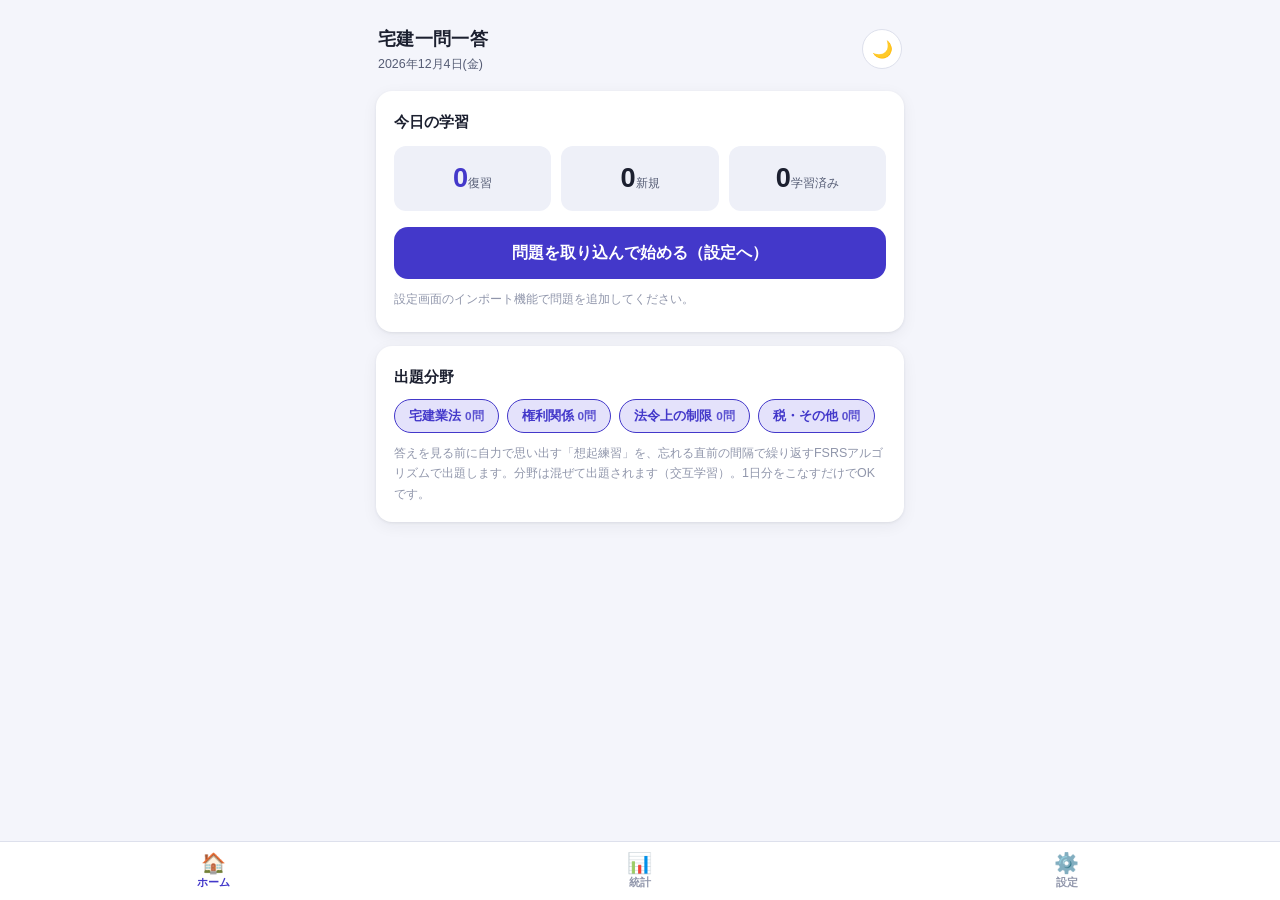
<file: index.html>
<!DOCTYPE html>
<html lang="ja">
<head>
<meta charset="UTF-8">
<meta name="viewport" content="width=device-width, initial-scale=1.0, viewport-fit=cover">
<meta name="theme-color" content="#4338ca">
<title>宅建一問一答</title>
<link rel="manifest" href="manifest.json">
<link rel="icon" href="icon.svg" type="image/svg+xml">
<link rel="apple-touch-icon" href="icon.svg">
<style>
:root {
  --bg: #f4f5fb;
  --surface: #ffffff;
  --surface2: #eef0f8;
  --ink: #1c2030;
  --ink2: #565d75;
  --ink3: #9096ab;
  --brand: #4338ca;
  --brand-ink: #ffffff;
  --brand-soft: #e4e2fb;
  --good: #157347;
  --good-soft: #d9f2e5;
  --bad: #b3261e;
  --bad-soft: #fbe2e0;
  --line: #dde0ec;
  --shadow: 0 1px 3px rgba(28,32,48,.08), 0 4px 16px rgba(28,32,48,.06);
  --radius: 16px;
}
:root[data-mode="dark"] {
  --bg: #12141c;
  --surface: #1c1f2b;
  --surface2: #262a3a;
  --ink: #eceef6;
  --ink2: #a8aec4;
  --ink3: #6b7189;
  --brand: #8b85f4;
  --brand-ink: #14122e;
  --brand-soft: #2d2a55;
  --good: #4fc98b;
  --good-soft: #17362a;
  --bad: #f2867e;
  --bad-soft: #46211f;
  --line: #333850;
  --shadow: 0 1px 3px rgba(0,0,0,.4);
}
* { margin: 0; padding: 0; box-sizing: border-box; -webkit-tap-highlight-color: transparent; }
html { font-size: 16px; }
body {
  font-family: -apple-system, BlinkMacSystemFont, "Hiragino Sans", "Noto Sans JP", "Yu Gothic UI", sans-serif;
  background: var(--bg);
  color: var(--ink);
  line-height: 1.65;
  min-height: 100dvh;
}
#app { max-width: 560px; margin: 0 auto; padding: 16px 16px calc(84px + env(safe-area-inset-bottom)); }
.view { display: none; }
.view.active { display: block; animation: fadein .18s ease; }
@keyframes fadein { from { opacity: 0; transform: translateY(4px); } to { opacity: 1; transform: none; } }

.appbar { display: flex; align-items: center; justify-content: space-between; padding: 8px 2px 16px; }
.appbar h1 { font-size: 1.15rem; font-weight: 700; letter-spacing: .02em; }
.appbar .sub { font-size: .78rem; color: var(--ink2); }
#modeBtn { background: var(--surface); border: 1px solid var(--line); border-radius: 50%; width: 40px; height: 40px; font-size: 1.05rem; cursor: pointer; }

.card { background: var(--surface); border-radius: var(--radius); box-shadow: var(--shadow); padding: 18px; margin-bottom: 14px; }
.card h2 { font-size: .95rem; font-weight: 700; margin-bottom: 10px; }
.muted { color: var(--ink2); font-size: .85rem; }
.small { font-size: .78rem; color: var(--ink3); }

.today-grid { display: flex; gap: 10px; margin: 12px 0 16px; }
.stat-tile { flex: 1; background: var(--surface2); border-radius: 12px; padding: 10px 12px; text-align: center; }
.stat-tile .num { font-size: 1.7rem; font-weight: 800; font-variant-numeric: tabular-nums; }
.stat-tile .lbl { font-size: .74rem; color: var(--ink2); }
.stat-tile.due .num { color: var(--brand); }

.btn {
  display: block; width: 100%; border: none; border-radius: 14px;
  padding: 15px; font-size: 1.02rem; font-weight: 700; cursor: pointer;
  font-family: inherit; transition: transform .06s ease, opacity .15s;
}
.btn:active { transform: scale(.985); }
.btn:disabled { opacity: .45; cursor: default; }
.btn-primary { background: var(--brand); color: var(--brand-ink); }
.btn-ghost { background: var(--surface2); color: var(--ink); }
.btn-row { display: flex; gap: 10px; }
.btn-row .btn { flex: 1; }

.chips { display: flex; flex-wrap: wrap; gap: 8px; }
.chip {
  border: 1.5px solid var(--line); background: var(--surface); color: var(--ink2);
  border-radius: 999px; padding: 7px 14px; font-size: .84rem; font-weight: 600;
  cursor: pointer; font-family: inherit;
}
.chip.on { background: var(--brand-soft); border-color: var(--brand); color: var(--brand); }
.chip .cnt { font-size: .74rem; opacity: .85; margin-left: 4px; font-variant-numeric: tabular-nums; }

/* study */
.study-top { display: flex; align-items: center; gap: 12px; margin-bottom: 12px; }
#quitBtn { background: none; border: none; font-size: 1.3rem; color: var(--ink3); cursor: pointer; padding: 4px 8px; }
#delCardBtn { background: none; border: none; font-size: 1.1rem; color: var(--ink3); cursor: pointer; padding: 4px 6px; }
#undoBtn { background: none; border: none; font-size: 1.15rem; color: var(--ink3); cursor: pointer; padding: 4px 6px; }
.progressbar { flex: 1; height: 8px; background: var(--surface2); border-radius: 99px; overflow: hidden; }
.progressbar > div { height: 100%; background: var(--brand); border-radius: 99px; width: 0%; transition: width .25s ease; }
#remainTxt { font-size: .8rem; color: var(--ink2); font-variant-numeric: tabular-nums; white-space: nowrap; }

.qmeta { display: flex; gap: 8px; align-items: center; margin-bottom: 10px; }
.badge { font-size: .72rem; font-weight: 700; padding: 3px 10px; border-radius: 99px; background: var(--brand-soft); color: var(--brand); }
.badge.newq { background: var(--good-soft); color: var(--good); }
#qText { font-size: 1.06rem; font-weight: 600; line-height: 1.8; min-height: 7.2em; }

.ox-row { display: flex; gap: 12px; margin-top: 16px; }
.ox { flex: 1; border: 2px solid var(--line); background: var(--surface); border-radius: 16px; padding: 18px 0 14px; cursor: pointer; font-family: inherit; }
.ox .mark { font-size: 1.9rem; font-weight: 800; display: block; line-height: 1.2; }
.ox .lbl { font-size: .78rem; color: var(--ink2); }
.ox-o .mark { color: var(--good); }
.ox-x .mark { color: var(--bad); }
.ox:active { transform: scale(.98); }

.result { border-radius: 14px; padding: 12px 14px; margin-bottom: 12px; font-weight: 700; display: flex; align-items: center; gap: 10px; }
.result .ic { font-size: 1.3rem; }
.result.ok { background: var(--good-soft); color: var(--good); }
.result.ng { background: var(--bad-soft); color: var(--bad); }
.exp-label { font-size: .76rem; font-weight: 700; color: var(--ink3); letter-spacing: .08em; margin-bottom: 4px; }
#expText { font-size: .93rem; color: var(--ink); }
.rate-row { display: flex; gap: 8px; margin-top: 16px; }
.rate-row .btn { flex: 1; padding: 12px 4px; font-size: .92rem; }
.rate-row .iv { display: block; font-size: .7rem; font-weight: 600; opacity: .75; margin-top: 2px; }
.btn-hard { background: var(--surface2); color: var(--ink); }
.btn-good { background: var(--brand); color: var(--brand-ink); }
.btn-easy { background: var(--good-soft); color: var(--good); }

.card-img { width: 100%; border-radius: 12px; border: 1px solid var(--line); margin-top: 4px; }
.card-img.memblur { filter: blur(14px); opacity: .85; }

/* themes */
.theme-cat { font-size: .8rem; font-weight: 700; color: var(--ink3); letter-spacing: .06em; margin: 16px 2px 6px; }
.theme-ch {
  width: 100%; text-align: left; font-family: inherit; cursor: pointer;
  background: var(--surface); border: none; border-bottom: 1px solid var(--line);
  padding: 13px 14px; font-size: .95rem; font-weight: 700; color: var(--ink);
  display: flex; justify-content: space-between; align-items: center; gap: 8px;
}
.theme-ch .cnt, .theme-se .cnt { font-size: .76rem; font-weight: 600; color: var(--ink2); white-space: nowrap; }
.theme-ch .cnt b { color: var(--brand); }
.theme-group { background: var(--surface); border-radius: var(--radius); box-shadow: var(--shadow); overflow: hidden; margin-bottom: 10px; }
.theme-group .theme-ch:last-child { border-bottom: none; }
.theme-se {
  width: 100%; text-align: left; font-family: inherit; cursor: pointer;
  background: var(--surface2); border: none; border-bottom: 1px solid var(--line);
  padding: 11px 14px 11px 26px; font-size: .88rem; color: var(--ink);
  display: flex; justify-content: space-between; align-items: center; gap: 8px;
}
.theme-se:active, .theme-ch:active { opacity: .7; }
#aImg { margin-bottom: 4px; }

/* crop */
#cropStage { position: relative; touch-action: none; user-select: none; -webkit-user-select: none; }
#cropCanvas { width: 100%; display: block; border-radius: 8px; }
#cropRect { position: absolute; border: 2px solid var(--brand); background: rgba(99,88,235,.16); display: none; pointer-events: none; border-radius: 2px; }

/* done */
.done-hero { text-align: center; padding: 30px 0 10px; }
.done-hero .big { font-size: 2.6rem; }
.done-hero h2 { font-size: 1.2rem; margin: 8px 0 4px; }

/* stats */
.bar-row { margin-bottom: 14px; }
.bar-row .bar-head { display: flex; justify-content: space-between; font-size: .84rem; margin-bottom: 4px; }
.bar-row .bar-head b { font-weight: 700; }
.bar-track { height: 10px; background: var(--surface2); border-radius: 99px; overflow: hidden; }
.bar-fill { height: 100%; background: var(--brand); border-radius: 99px; }
.bar-fill.mastered { background: var(--good); }
.bar-fill.weak { background: var(--bad); }
.unit-row { display: block; width: 100%; text-align: left; background: none; border: none; padding: 0; margin-bottom: 14px; font-family: inherit; color: inherit; cursor: pointer; }
table.mini { width: 100%; border-collapse: collapse; font-size: .85rem; }
table.mini td { padding: 6px 4px; border-bottom: 1px solid var(--line); }
table.mini td:last-child { text-align: right; font-variant-numeric: tabular-nums; }
table.mini tr:last-child td { border-bottom: none; }

/* settings */
.set-row { display: flex; justify-content: space-between; align-items: center; padding: 10px 0; border-bottom: 1px solid var(--line); gap: 12px; }
.set-row:last-child { border-bottom: none; }
select, textarea, input[type="password"], input[type="text"] {
  font-family: inherit; font-size: .9rem; color: var(--ink);
  background: var(--surface2); border: 1px solid var(--line); border-radius: 10px; padding: 8px 10px;
}
input[type="password"], input[type="text"] { width: 100%; }
textarea { width: 100%; min-height: 110px; resize: vertical; }
.danger { color: var(--bad); }

/* bottom nav */
nav {
  position: fixed; bottom: 0; left: 0; right: 0; z-index: 10;
  background: var(--surface); border-top: 1px solid var(--line);
  display: flex; justify-content: space-around;
  padding: 6px 0 calc(6px + env(safe-area-inset-bottom));
}
nav button {
  background: none; border: none; font-family: inherit; cursor: pointer;
  color: var(--ink3); font-size: .68rem; font-weight: 600;
  display: flex; flex-direction: column; align-items: center; gap: 2px; width: 72px; padding: 4px 0;
}
nav button .ic { font-size: 1.25rem; line-height: 1.1; }
nav button.on { color: var(--brand); }
body.studying nav { display: none; }

.toast {
  position: fixed; left: 50%; bottom: 100px; transform: translateX(-50%);
  background: var(--ink); color: var(--bg); padding: 10px 18px; border-radius: 99px;
  font-size: .85rem; font-weight: 600; opacity: 0; pointer-events: none; transition: opacity .25s; z-index: 50;
  max-width: 90vw; text-align: center;
}
.toast.show { opacity: .95; }
</style>
</head>
<body>
<div id="app">

  <!-- ホーム -->
  <section id="view-home" class="view active">
    <div class="appbar">
      <div>
        <h1>宅建一問一答</h1>
        <div class="sub" id="homeDate"></div>
      </div>
      <button id="modeBtn" title="表示モード切替">🌙</button>
    </div>

    <div class="card">
      <h2>今日の学習</h2>
      <div class="today-grid">
        <div class="stat-tile due"><span class="num" id="dueNum">0</span><span class="lbl">復習</span></div>
        <div class="stat-tile"><span class="num" id="newNum">0</span><span class="lbl">新規</span></div>
        <div class="stat-tile"><span class="num" id="doneNum">0</span><span class="lbl">学習済み</span></div>
      </div>
      <button class="btn btn-primary" id="startBtn">復習する</button>
      <button class="btn btn-ghost" id="themeBtn" style="margin-top:8px; display:none;">テーマを絞って学習する（新規学習）</button>
      <button class="btn btn-ghost" id="randomBtn" style="margin-top:8px; display:none;">ランダム学習（復習＋新規ミックス）</button>
      <button class="btn btn-ghost" id="extraBtn" style="margin-top:8px; display:none;">追加で学習する（＋10問）</button>
      <p class="small" id="streakTxt" style="margin-top:10px;"></p>
      <p class="small" id="examTxt" style="margin-top:4px;"></p>
    </div>

    <div class="card" id="memZoneCard" style="display:none;">
      <h2>🧠 暗記ゾーン</h2>
      <p class="small" id="memZoneInfo" style="margin:0 0 10px;"></p>
      <button class="btn btn-primary" id="memStartBtn">暗記する</button>
    </div>

    <div class="card">
      <h2>出題分野</h2>
      <div class="chips" id="catChips"></div>
      <div id="rankFilterWrap" style="display:none;">
        <p class="small" style="margin:12px 0 6px;">重要度（教材のRank）</p>
        <div class="chips" id="rankChips"></div>
      </div>
      <p class="small" style="margin-top:10px;">答えを見る前に自力で思い出す「想起練習」を、忘れる直前の間隔で繰り返すFSRSアルゴリズムで出題します。分野は混ぜて出題されます（交互学習）。1日分をこなすだけでOKです。</p>
    </div>
  </section>

  <!-- 学習 -->
  <section id="view-study" class="view">
    <div class="study-top">
      <button id="quitBtn" title="学習を中断">✕</button>
      <div class="progressbar"><div id="progFill"></div></div>
      <span id="remainTxt"></span>
      <button id="undoBtn" title="直前の評価を取り消す" style="display:none;">↩︎</button>
      <button id="delCardBtn" title="このカードを削除">🗑</button>
    </div>
    <div class="card">
      <div class="qmeta">
        <span class="badge" id="qCat"></span>
        <span class="badge newq" id="qNew" style="display:none;">新規</span>
      </div>
      <p id="qText"></p>
      <img id="qImg" alt="問題画像" class="card-img" style="display:none;">
      <canvas id="qCanvas" class="card-img" style="display:none;"></canvas>

      <div class="ox-row" id="oxRow">
        <button class="ox ox-o" id="btnO"><span class="mark">○</span><span class="lbl">正しい</span></button>
        <button class="ox ox-x" id="btnX"><span class="mark">×</span><span class="lbl">誤り</span></button>
      </div>
      <div id="revealRow" style="display:none; margin-top:16px;">
        <button class="btn btn-primary" id="revealBtn">答えを見る</button>
      </div>

      <div id="answerArea" style="display:none;">
        <div class="result" id="resultBanner"><span class="ic"></span><span class="txt"></span></div>
        <p class="exp-label" id="expLabel">解説</p>
        <p id="expText"></p>
        <img id="aImg" alt="解答画像" class="card-img" style="display:none;">
        <div class="rate-row" id="rateRow"></div>
      </div>
    </div>
  </section>

  <!-- 学習完了 -->
  <section id="view-done" class="view">
    <div class="card done-hero">
      <div class="big">🎉</div>
      <h2>今日のセッション完了！</h2>
      <p class="muted" id="doneSummary"></p>
      <div class="today-grid" style="margin-top:18px;">
        <div class="stat-tile"><span class="num" id="doneCorrect">0</span><span class="lbl">正解 ✓</span></div>
        <div class="stat-tile"><span class="num" id="doneWrong">0</span><span class="lbl">不正解 ✗</span></div>
        <div class="stat-tile"><span class="num" id="doneAcc">-</span><span class="lbl">正答率</span></div>
      </div>
      <button class="btn btn-primary" id="doneHomeBtn" style="margin-top:10px;">ホームへ戻る</button>
      <button class="btn btn-ghost" id="doneUndoBtn" style="margin-top:8px; display:none;">↩︎ 最後の評価を取り消して再開</button>
    </div>
  </section>

  <!-- 画像切り出し -->
  <section id="view-crop" class="view">
    <div class="study-top">
      <button id="cropQuit" title="切り出しを終了">✕</button>
      <div style="flex:1;">
        <b id="cropStep" style="font-size:.95rem;"></b>
        <div class="small" id="cropInfo"></div>
      </div>
    </div>
    <div class="card" style="padding:12px;">
      <div id="cropStage">
        <canvas id="cropCanvas"></canvas>
        <div id="cropRect"></div>
      </div>
      <div class="btn-row" style="margin-top:10px;">
        <button class="btn btn-ghost" id="cropRetryBtn">選び直す</button>
        <button class="btn btn-primary" id="cropSaveBtn" disabled>問題として保存</button>
      </div>
      <button class="btn btn-ghost" id="cropNextPageBtn" style="margin-top:8px;">別のページ画像を開く</button>
    </div>
  </section>

  <!-- テーマ別学習 -->
  <section id="view-themes" class="view">
    <div class="appbar">
      <div style="display:flex; align-items:center; gap:8px;">
        <button id="themesBackBtn" style="background:none;border:none;font-size:1.2rem;color:var(--ink3);cursor:pointer;padding:4px 8px;">←</button>
        <h1>テーマ別学習</h1>
      </div>
    </div>
    <p class="small" style="margin:0 2px 12px;">章をタップすると節が開きます。テーマ学習では「要復習→新規」の順に出題します（復習期限前の問題は出しません）。✅は全問学習済みのテーマです。評価は通常どおり復習スケジュールに反映されます。</p>
    <div id="themeList"></div>
  </section>

  <!-- 統計 -->
  <section id="view-stats" class="view">
    <div class="appbar"><h1>統計</h1></div>
    <div class="card">
      <div class="today-grid">
        <div class="stat-tile"><span class="num" id="stTotal">0</span><span class="lbl">総問題数</span></div>
        <div class="stat-tile"><span class="num" id="stLearned">0</span><span class="lbl">学習済み</span></div>
        <div class="stat-tile"><span class="num" id="stMastered">0</span><span class="lbl">習得済み</span></div>
      </div>
      <p class="small">「習得済み」は復習間隔が3週間以上に達した問題です。</p>
    </div>
    <div class="card">
      <h2>分野別の進捗</h2>
      <div id="catBars"></div>
    </div>
    <div class="card">
      <h2>単元別の正答率（弱い順）</h2>
      <p class="small" style="margin-bottom:10px;">正答率が低い単元から並べています。単元をタップすると、その単元だけを苦手な問題から順に復習できます（評価は復習スケジュールにも反映されます）。</p>
      <div id="unitBars"></div>
    </div>
    <div class="card">
      <h2>これからの復習予定</h2>
      <table class="mini" id="forecastTable"></table>
    </div>
    <div class="card">
      <h2>学習記録</h2>
      <table class="mini" id="recordTable"></table>
      <p class="small" id="statsHint" style="margin-top:10px;"></p>
    </div>
  </section>

  <!-- 設定 -->
  <section id="view-settings" class="view">
    <div class="appbar"><h1>設定</h1></div>
    <div class="card">
      <div class="set-row">
        <div>1日の新規問題数<br><span class="small">毎日新しく学ぶ問題の上限</span></div>
        <select id="newPerDaySel">
          <option value="10">10問</option>
          <option value="20" selected>20問</option>
          <option value="30">30問</option>
          <option value="50">50問</option>
          <option value="9999">無制限</option>
        </select>
      </div>
      <div class="set-row">
        <div>1日の新規暗記カード<br><span class="small">暗記ゾーンで毎日新しく出す枚数</span></div>
        <select id="memPerDaySel">
          <option value="4">4枚</option>
          <option value="8" selected>8枚</option>
          <option value="12">12枚</option>
          <option value="20">20枚</option>
          <option value="9999">無制限</option>
        </select>
      </div>
      <div class="set-row">
        <div>試験日<br><span class="small">ホームにカウントダウンと1日の必要ペースを表示します</span></div>
        <input type="date" id="examDateInp" style="background:var(--surface2); border:1px solid var(--line); border-radius:10px; padding:8px 10px; font-family:inherit; color:var(--ink);">
      </div>
      <div class="set-row">
        <div>目標保持率<br><span class="small">復習時に覚えていられる確率の目標。高くするほど復習間隔が短くなり、復習量が増えます（90%推奨）</span></div>
        <select id="retentionSel">
          <option value="0.97">97%</option>
          <option value="0.95">95%</option>
          <option value="0.90">90%（推奨）</option>
          <option value="0.85">85%</option>
          <option value="0.80">80%</option>
        </select>
      </div>
    </div>
    <div class="card">
      <h2>問題の追加（インポート）</h2>
      <p class="small" style="margin-bottom:8px;">
        お手持ちの問題集を取り込めます（詳しい手順はIMPORT_GUIDE.mdを参照）。<b>テキスト形式</b>：1問ごとに<br>
        <code>Q. 問題文</code><br>
        <code>A. ○ 解説文</code>（答えが誤りなら ×）<br>
        の2行（複数行可）を並べて貼り付けます。「問1」等の番号行も Q として認識します。<br>
        <b>JSON形式</b>も可：<code>[{"q":"問題文","a":true,"exp":"解説","cat":"宅建業法"}]</code>
      </p>
      <div class="set-row" style="border-bottom:none; padding:4px 0 10px;">
        <div>取り込む分野<br><span class="small">テキスト形式のとき全問に適用</span></div>
        <select id="importCatSel">
          <option value="gyo">宅建業法</option>
          <option value="ken">権利関係</option>
          <option value="hor">法令上の制限</option>
          <option value="zei">税・その他</option>
        </select>
      </div>
      <textarea id="importArea" placeholder="Q. 問題文をここに&#10;A. ○ 解説をここに&#10;Q. 次の問題文…&#10;A. × 解説…"></textarea>
      <button class="btn btn-ghost" id="importBtn" style="margin-top:8px;">問題を追加する</button>
      <p class="small" id="customCount" style="margin-top:8px;"></p>
    </div>
    <div class="card">
      <h2>画像カード（スクショから作成）</h2>
      <p class="small" style="margin-bottom:8px;">
        お手持ちの教材のページを撮影・スクショした画像から、問題と解答の部分を切り出してフラッシュカードにできます。
        カードは「答えを見る」→「もう一度／難しい／普通／簡単」で評価するAnki方式で出題されます。
        画像は<b>この端末のブラウザ内にのみ</b>保存されます。他人への配布は行わないでください。
      </p>
      <div class="set-row" style="border-bottom:none; padding:4px 0 10px;">
        <div>取り込む分野</div>
        <select id="imgCatSel">
          <option value="gyo">宅建業法</option>
          <option value="ken">権利関係</option>
          <option value="hor">法令上の制限</option>
          <option value="zei">税・その他</option>
        </select>
      </div>
      <button class="btn btn-primary" id="cropStartBtn">ページ画像から切り出して追加</button>
      <button class="btn btn-ghost" id="zipAddBtn" style="margin-top:8px;">ZIPファイルから一括追加</button>
      <button class="btn btn-ghost" id="pairAddBtn" style="margin-top:8px;">切り出し済み画像をペアで追加</button>
      <button class="btn btn-ghost" id="rankBtn" style="margin-top:8px;">ランク・テーマ情報を取り込む（JSON）</button>
      <button class="btn btn-ghost" id="memZipBtn" style="margin-top:8px;">暗記まとめZIPから追加（1枚=1カード）</button>
      <input type="file" id="memZipFile" accept=".zip,application/zip" style="display:none;">
      <input type="file" id="rankFile" accept=".json,application/json" style="display:none;">
      <input type="file" id="cropFile" accept="image/*" style="display:none;">
      <input type="file" id="pairFiles" accept="image/*" multiple style="display:none;">
      <input type="file" id="zipFile" accept=".zip,application/zip" style="display:none;">
      <p class="small" style="margin-top:8px;">「ペアで追加」は、問題画像→解答画像の順に交互に並ぶよう選択してください（ファイル名順に2枚ずつ組になります）。</p>
      <p class="small" id="imgCount" style="margin-top:4px;"></p>
      <button class="btn btn-ghost" id="imgDedupBtn" style="margin-top:8px; display:none;">重複カードを削除</button>
      <button class="btn btn-ghost danger" id="imgOrphanBtn" style="margin-top:8px; display:none;">画像のないカードを削除</button>
      <button class="btn btn-ghost danger" id="imgDeleteBtn" style="margin-top:8px; display:none;">画像カードを全削除</button>
      <p class="small" style="margin-top:6px;">個別のカードは、学習画面の右上の🗑ボタンで削除できます。</p>
    </div>

    <div class="card">
      <h2>デバイス間同期</h2>
      <p class="small" style="margin-bottom:8px;">
        GitHubの非公開Gistを使って、スマホ・PC・タブレット間で学習記録を同期します。
        同期されるのは学習記録・カードの進捗のみで、<b>教材の画像はアップロードされません</b>（各デバイスで初回にZIPを取り込むと履歴に自動接続されます）。<br>
        トークンの作り方：GitHub → Settings → Developer settings → Personal access tokens →
        <b>Tokens (classic)</b> → Generate new token (classic) → スコープは <b>gist のみ</b>にチェック → 生成された ghp_… を下に貼り付け。
      </p>
      <input type="password" id="ghToken" placeholder="ghp_ で始まるトークンを貼り付け" autocomplete="off">
      <div class="btn-row" style="margin-top:8px;">
        <button class="btn btn-ghost" id="tokenSaveBtn">接続</button>
        <button class="btn btn-primary" id="syncBtn">今すぐ同期</button>
      </div>
      <button class="btn btn-ghost danger" id="syncResetBtn" style="margin-top:8px;">同期リセット（この端末を正とする）</button>
      <p class="small" style="margin-top:6px;">同期リセットは、この端末に画像があるカードだけを残し、それ以外（古いカードなど）を同期データごと全デバイスから削除します。教材を新版に入れ替えたときの完全移行に使います。</p>
      <p class="small" id="syncStatus" style="margin-top:8px;"></p>
    </div>

    <div class="card">
      <h2>データ管理</h2>
      <div class="btn-row">
        <button class="btn btn-ghost" id="exportBtn">バックアップ書出し</button>
        <button class="btn btn-ghost" id="restoreBtn">読込み</button>
      </div>
      <input type="file" id="restoreFile" accept="application/json" style="display:none;">
      <button class="btn btn-ghost danger" id="resetBtn" style="margin-top:8px;">学習履歴をリセット</button>
      <p class="small" style="margin-top:10px;">学習データはこの端末のブラウザ内にのみ保存されます。機種変更の前にはバックアップの書出しをおすすめします。</p>
    </div>
    <p class="small" id="verTxt" style="text-align:center; margin:4px 0 8px;"></p>
  </section>
</div>

<nav>
  <button data-nav="home" class="on"><span class="ic">🏠</span>ホーム</button>
  <button data-nav="stats"><span class="ic">📊</span>統計</button>
  <button data-nav="settings"><span class="ic">⚙️</span>設定</button>
</nav>

<div class="toast" id="toast"></div>

<script src="data.js"></script>
<script src="app.js"></script>
</body>
</html>
</file>
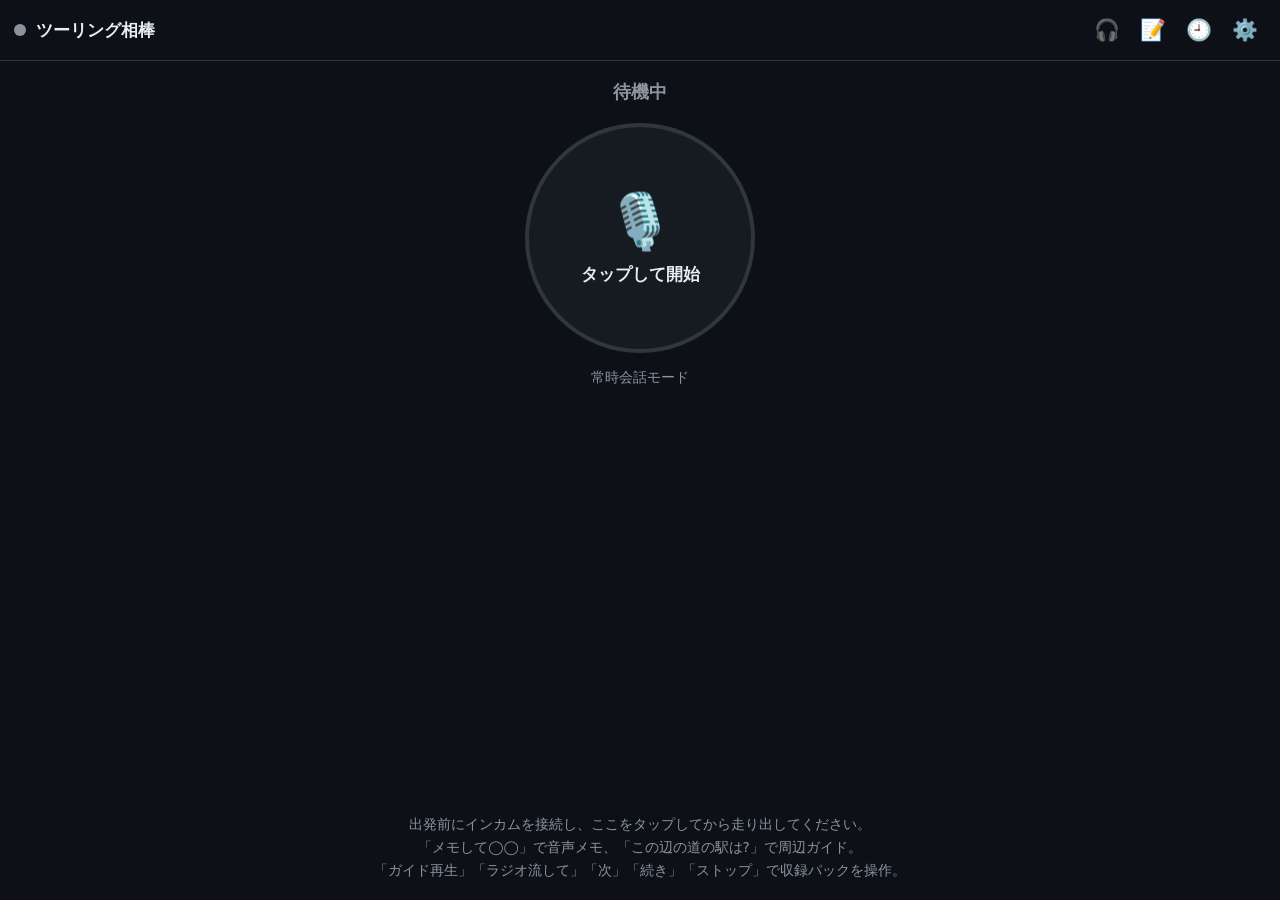
<file: touring/index.html>
<!DOCTYPE html>
<html lang="ja">
<head>
<meta charset="UTF-8">
<meta name="viewport" content="width=device-width, initial-scale=1.0, user-scalable=no, viewport-fit=cover">
<meta name="theme-color" content="#0d1117">
<title>ツーリング相棒</title>
<link rel="manifest" href="manifest.json">
<link rel="icon" href="icon.svg" type="image/svg+xml">
<link rel="apple-touch-icon" href="icon.svg">
<link rel="stylesheet" href="style.css">
</head>
<body>

<header id="header">
  <div class="header-title">
    <span id="status-dot" class="dot idle"></span>
    <h1>ツーリング相棒</h1>
  </div>
  <div class="header-btns">
    <button id="btn-packs" class="icon-btn" title="ガイド・ラジオ">🎧</button>
    <button id="btn-memos" class="icon-btn" title="メモ">📝</button>
    <button id="btn-history" class="icon-btn" title="履歴">🕘</button>
    <button id="btn-settings" class="icon-btn" title="設定">⚙️</button>
  </div>
</header>

<main id="main">
  <div id="status-text">待機中</div>

  <button id="big-btn" class="big-btn idle" aria-label="会話を開始">
    <span id="big-btn-icon">🎙️</span>
    <span id="big-btn-label">タップして開始</span>
  </button>

  <div id="mode-indicator">
    <span id="mode-label">常時会話モード</span>
    <span id="search-label" class="hidden">🔍 Web検索ON</span>
  </div>

  <div id="transcript">
    <div id="user-line" class="line user hidden">
      <div class="line-tag">あなた</div>
      <div id="user-text" class="line-text"></div>
    </div>
    <div id="ai-line" class="line ai hidden">
      <div class="line-tag">相棒</div>
      <div id="ai-text" class="line-text"></div>
    </div>
  </div>

  <div id="hint">
    出発前にインカムを接続し、ここをタップしてから走り出してください。<br>
    「メモして◯◯」で音声メモ、「この辺の道の駅は?」で周辺ガイド。<br>
    「ガイド再生」「ラジオ流して」「次」「続き」「ストップ」で収録パックを操作。
  </div>
</main>

<!-- ===== 設定パネル ===== -->
<div id="panel-settings" class="panel hidden">
  <div class="panel-header">
    <h2>設定</h2>
    <button class="icon-btn panel-close" data-close="panel-settings">✕</button>
  </div>
  <div class="panel-body">

    <section class="setting-group">
      <h3>Claude API</h3>
      <label class="setting-row">
        <span>APIキー</span>
        <input type="password" id="set-apikey" placeholder="sk-ant-..." autocomplete="off">
      </label>
      <p class="note">キーはこの端末内(localStorage)にのみ保存されます。<a href="https://console.anthropic.com/" target="_blank" rel="noopener">Anthropic Console</a>で取得できます。モデル: Claude Haiku 4.5</p>
    </section>

    <section class="setting-group">
      <h3>会話モード</h3>
      <label class="setting-row">
        <span>起動方法</span>
        <select id="set-mode">
          <option value="always">常時会話(話すたびに応答)</option>
          <option value="wake">ウェイクワードで応答</option>
        </select>
      </label>
      <label class="setting-row" id="row-wakeword">
        <span>ウェイクワード</span>
        <input type="text" id="set-wakeword" placeholder="ねえ相棒">
      </label>
      <p class="note">インカム仲間との会話を拾わせたくないときはウェイクワードがおすすめです。</p>
    </section>

    <section class="setting-group">
      <h3>機能</h3>
      <label class="setting-row checkbox">
        <input type="checkbox" id="set-websearch">
        <span>Web検索を許可(営業時間・天気など最新情報に対応。1,000検索あたり$10)</span>
      </label>
      <label class="setting-row checkbox">
        <input type="checkbox" id="set-geo" checked>
        <span>GPS位置情報を使う(周辺ガイドに必要)</span>
      </label>
    </section>

    <section class="setting-group">
      <h3>読み上げ</h3>
      <label class="setting-row">
        <span>音声エンジン</span>
        <select id="set-tts-engine">
          <option value="device">端末標準(Google / Samsung)</option>
          <option value="azure">Microsoft Azure 音声(高品質・要APIキー)</option>
        </select>
      </label>
      <label class="setting-row" id="row-device-voice">
        <span>声</span>
        <select id="set-voice"></select>
      </label>
      <div id="azure-rows" class="hidden">
        <label class="setting-row">
          <span>Azure Speech APIキー</span>
          <input type="password" id="set-azure-key" placeholder="Azureポータルで取得したキー" autocomplete="off">
        </label>
        <label class="setting-row">
          <span>リージョン</span>
          <select id="set-azure-region">
            <option value="japaneast">Japan East(東日本)</option>
            <option value="japanwest">Japan West(西日本)</option>
            <option value="eastasia">East Asia(香港)</option>
            <option value="southeastasia">Southeast Asia(シンガポール)</option>
            <option value="eastus">East US</option>
            <option value="westus2">West US 2</option>
          </select>
        </label>
        <label class="setting-row">
          <span>声</span>
          <select id="set-azure-voice">
            <option value="ja-JP-NanamiNeural">Nanami(女性・自然で明るい)</option>
            <option value="ja-JP-KeitaNeural">Keita(男性・落ち着き)</option>
            <option value="ja-JP-MayuNeural">Mayu(女性・やわらか)</option>
            <option value="ja-JP-DaichiNeural">Daichi(男性・はきはき)</option>
            <option value="ja-JP-AoiNeural">Aoi(女性・元気)</option>
            <option value="ja-JP-NaokiNeural">Naoki(男性)</option>
            <option value="ja-JP-ShioriNeural">Shiori(女性)</option>
          </select>
        </label>
        <p class="note">
          <a href="https://portal.azure.com/" target="_blank" rel="noopener">Azureポータル</a>で「音声サービス」リソースを作成し、「キーとエンドポイント」のキー1とリージョンを入力してください。無料プラン(F0)で月50万文字まで無料。会話の読み上げにはネット接続が必要ですが、収録パックは🎧画面の「音声を作成」で事前保存すればオフライン再生できます。圏外時は自動で端末標準の声に切り替わります。
        </p>
      </div>
      <label class="setting-row">
        <span>速さ <output id="rate-out">1.0</output></span>
        <input type="range" id="set-rate" min="0.6" max="1.6" step="0.1" value="1.0">
      </label>
      <button id="btn-test-voice" class="sub-btn">読み上げテスト</button>
    </section>

    <section class="setting-group">
      <h3>データ</h3>
      <button id="btn-new-session" class="sub-btn">新しい会話を始める(文脈をリセット)</button>
      <button id="btn-clear-all" class="sub-btn danger">全データを削除</button>
    </section>

    <p class="note safety">⚠️ 安全のため、走行中は絶対に画面を注視・操作しないでください。操作はすべて停車中に行い、走行中は音声のみで利用してください。</p>
  </div>
</div>

<!-- ===== ガイド・ラジオパネル ===== -->
<div id="panel-packs" class="panel hidden">
  <div class="panel-header">
    <h2>ガイド・ラジオ</h2>
    <button class="icon-btn panel-close" data-close="panel-packs">✕</button>
  </div>
  <div class="panel-body">
    <p class="note">出発前に生成しておくと、走行中は端末内の読み上げだけで再生されます(電波不要)。走行中は「ガイド再生」「ラジオ流して」「次」「続き」「ストップ」の声で操作できます。</p>

    <div id="pack-list"></div>

    <section class="setting-group">
      <h3>新しいパックを生成</h3>
      <label class="setting-row">
        <span>種別</span>
        <select id="gen-type">
          <option value="guide">ツアーガイド(目的地・位置連動)</option>
          <option value="radio">ラジオ番組(どこでも聴ける)</option>
        </select>
      </label>
      <label class="setting-row">
        <span id="gen-title-label">目的地・タイトル</span>
        <input type="text" id="gen-title" placeholder="例: 四国カルスト">
      </label>
      <label class="setting-row">
        <span id="gen-memo-label">ルート・日程・こだわり(自由記入)</span>
        <textarea id="gen-memo" rows="3" placeholder="例: 9/3〜5、松山から入って高知へ抜ける。グルメ多め、歴史も聞きたい"></textarea>
      </label>
      <label class="setting-row">
        <span>トラック数</span>
        <select id="gen-count">
          <option value="8">8(コンパクト)</option>
          <option value="15" selected>15(標準)</option>
          <option value="25">25(たっぷり)</option>
        </select>
      </label>
      <label class="setting-row">
        <span>1トラックの長さ</span>
        <select id="gen-length">
          <option value="short">ショート(約1分)</option>
          <option value="standard">スタンダード(約2〜3分)</option>
          <option value="long">ロング(約5〜7分)</option>
          <option value="mix" selected>ミックス(長短織り交ぜ)</option>
          <option value="feature">特集・章立て(全10章・合計約1時間)</option>
        </select>
      </label>
      <p class="note" id="gen-length-note" style="display:none">特集はトラック数の指定に関わらず10章構成で生成します(1本200〜400円程度)。</p>
      <label class="setting-row checkbox">
        <input type="checkbox" id="gen-search" checked>
        <span>Web検索を使って生成(最新情報を反映。+30〜80円程度)</span>
      </label>
      <label class="setting-row checkbox" id="gen-geo-row">
        <input type="checkbox" id="gen-geo" checked>
        <span>位置連動(GPSでスポットに近づいたら自動再生)</span>
      </label>
      <button id="btn-generate" class="sub-btn">生成開始(Opus 5・数分かかります)</button>
      <div id="gen-progress" class="note hidden"></div>
      <p class="note">生成には設定画面のClaude APIキーを使用します。1パックあたり概ね50〜200円。自宅Wi-Fiでの実行がおすすめです。</p>
    </section>
  </div>
</div>

<!-- ===== メモパネル ===== -->
<div id="panel-memos" class="panel hidden">
  <div class="panel-header">
    <h2>ツーリングメモ</h2>
    <div>
      <button id="btn-share-memos" class="icon-btn" title="全メモを共有">📤</button>
      <button class="icon-btn panel-close" data-close="panel-memos">✕</button>
    </div>
  </div>
  <div class="panel-body">
    <ul id="memo-list" class="memo-list"></ul>
    <p id="memo-empty" class="note">まだメモはありません。走行中に「メモして◯◯」と話しかけると保存されます。</p>
  </div>
</div>

<!-- ===== 履歴パネル ===== -->
<div id="panel-history" class="panel hidden">
  <div class="panel-header">
    <h2>会話履歴</h2>
    <div>
      <button id="btn-share-history" class="icon-btn" title="このセッションを共有">📤</button>
      <button class="icon-btn panel-close" data-close="panel-history">✕</button>
    </div>
  </div>
  <div class="panel-body">
    <div id="history-list"></div>
    <p id="history-empty" class="note">まだ会話がありません。</p>
  </div>
</div>

<div id="toast" class="hidden"></div>

<script src="packs.js"></script>
<script src="app.js"></script>
</body>
</html>
</file>
<file: touring/style.css>
:root {
  --bg: #0d1117;
  --bg2: #161b22;
  --border: #30363d;
  --text: #e6edf3;
  --muted: #8b949e;
  --accent: #2f81f7;
  --green: #3fb950;
  --red: #f85149;
  --amber: #d29922;
}

* { box-sizing: border-box; margin: 0; padding: 0; -webkit-tap-highlight-color: transparent; }

html, body {
  height: 100%;
  background: var(--bg);
  color: var(--text);
  font-family: "Hiragino Sans", "Noto Sans JP", system-ui, sans-serif;
  overscroll-behavior: none;
}

body {
  display: flex;
  flex-direction: column;
  padding: env(safe-area-inset-top) env(safe-area-inset-right) env(safe-area-inset-bottom) env(safe-area-inset-left);
}

/* ===== header ===== */
#header {
  display: flex;
  align-items: center;
  justify-content: space-between;
  padding: 10px 14px;
  border-bottom: 1px solid var(--border);
  flex-shrink: 0;
}
.header-title { display: flex; align-items: center; gap: 10px; }
.header-title h1 { font-size: 1.05rem; font-weight: 700; }
.header-btns { display: flex; gap: 4px; }

.icon-btn {
  background: none;
  border: none;
  color: var(--text);
  font-size: 1.3rem;
  padding: 8px;
  border-radius: 8px;
  cursor: pointer;
}
.icon-btn:active { background: var(--bg2); }

.dot {
  width: 12px; height: 12px;
  border-radius: 50%;
  display: inline-block;
  flex-shrink: 0;
}
.dot.idle { background: var(--muted); }
.dot.listening { background: var(--green); animation: pulse 1.5s infinite; }
.dot.thinking { background: var(--amber); animation: pulse 0.8s infinite; }
.dot.speaking { background: var(--accent); animation: pulse 1s infinite; }
@keyframes pulse { 50% { opacity: 0.35; } }

/* ===== main ===== */
#main {
  flex: 1;
  display: flex;
  flex-direction: column;
  align-items: center;
  padding: 18px 16px;
  gap: 16px;
  overflow-y: auto;
}

#status-text {
  font-size: 1.15rem;
  color: var(--muted);
  min-height: 1.5em;
  font-weight: 600;
}

.big-btn {
  width: min(58vw, 230px);
  height: min(58vw, 230px);
  border-radius: 50%;
  border: 4px solid var(--border);
  background: var(--bg2);
  color: var(--text);
  display: flex;
  flex-direction: column;
  align-items: center;
  justify-content: center;
  gap: 10px;
  cursor: pointer;
  transition: border-color 0.3s, box-shadow 0.3s;
  flex-shrink: 0;
}
#big-btn-icon { font-size: 3.4rem; }
#big-btn-label { font-size: 1.05rem; font-weight: 700; }

.big-btn.idle { border-color: var(--border); }
.big-btn.listening { border-color: var(--green); box-shadow: 0 0 30px rgba(63,185,80,0.35); }
.big-btn.thinking { border-color: var(--amber); box-shadow: 0 0 30px rgba(210,153,34,0.35); }
.big-btn.speaking { border-color: var(--accent); box-shadow: 0 0 30px rgba(47,129,247,0.35); }

#mode-indicator {
  display: flex;
  gap: 12px;
  font-size: 0.85rem;
  color: var(--muted);
}
#search-label { color: var(--accent); }

/* ===== transcript ===== */
#transcript {
  width: 100%;
  display: flex;
  flex-direction: column;
  gap: 12px;
}
.line {
  background: var(--bg2);
  border: 1px solid var(--border);
  border-radius: 12px;
  padding: 12px 14px;
}
.line.ai { border-color: rgba(47,129,247,0.5); }
.line-tag { font-size: 0.75rem; color: var(--muted); margin-bottom: 4px; }
.line-text { font-size: 1.2rem; line-height: 1.55; }

#hint {
  font-size: 0.85rem;
  color: var(--muted);
  line-height: 1.7;
  text-align: center;
  margin-top: auto;
  padding-top: 10px;
}

.hidden { display: none !important; }

/* ===== panels ===== */
.panel {
  position: fixed;
  inset: 0;
  background: var(--bg);
  z-index: 20;
  display: flex;
  flex-direction: column;
  padding: env(safe-area-inset-top) env(safe-area-inset-right) env(safe-area-inset-bottom) env(safe-area-inset-left);
}
.panel-header {
  display: flex;
  align-items: center;
  justify-content: space-between;
  padding: 10px 14px;
  border-bottom: 1px solid var(--border);
  flex-shrink: 0;
}
.panel-header h2 { font-size: 1.1rem; }
.panel-body {
  flex: 1;
  overflow-y: auto;
  padding: 16px;
  display: flex;
  flex-direction: column;
  gap: 20px;
}

.setting-group {
  background: var(--bg2);
  border: 1px solid var(--border);
  border-radius: 12px;
  padding: 14px;
  display: flex;
  flex-direction: column;
  gap: 12px;
}
.setting-group h3 { font-size: 0.95rem; color: var(--accent); }

.setting-row {
  display: flex;
  flex-direction: column;
  gap: 6px;
  font-size: 0.95rem;
}
.setting-row.checkbox {
  flex-direction: row;
  align-items: flex-start;
  gap: 10px;
  line-height: 1.5;
}
.setting-row.checkbox input { margin-top: 4px; width: 20px; height: 20px; flex-shrink: 0; }

input[type="text"], input[type="password"], select, textarea {
  background: var(--bg);
  border: 1px solid var(--border);
  border-radius: 8px;
  color: var(--text);
  font-size: 1rem;
  padding: 10px;
  width: 100%;
}
input[type="range"] { width: 100%; }

.sub-btn {
  background: var(--bg);
  border: 1px solid var(--border);
  border-radius: 8px;
  color: var(--text);
  font-size: 0.95rem;
  padding: 12px;
  cursor: pointer;
}
.sub-btn:active { background: var(--border); }
.sub-btn.danger { color: var(--red); border-color: rgba(248,81,73,0.5); }

.note { font-size: 0.8rem; color: var(--muted); line-height: 1.6; }
.note a { color: var(--accent); }
.note.safety { color: var(--amber); }

/* ===== memos ===== */
.memo-list { list-style: none; display: flex; flex-direction: column; gap: 10px; }
.memo-item {
  background: var(--bg2);
  border: 1px solid var(--border);
  border-radius: 12px;
  padding: 12px 14px;
}
.memo-text { font-size: 1.05rem; line-height: 1.55; margin-bottom: 6px; }
.memo-meta { font-size: 0.75rem; color: var(--muted); display: flex; justify-content: space-between; align-items: center; }
.memo-actions { display: flex; gap: 2px; }
.memo-actions button { font-size: 1rem; padding: 6px; }

/* ===== history ===== */
#history-list { display: flex; flex-direction: column; gap: 14px; }
.session-block { display: flex; flex-direction: column; gap: 8px; }
.session-date { font-size: 0.8rem; color: var(--muted); border-bottom: 1px solid var(--border); padding-bottom: 4px; }
.turn { border-radius: 10px; padding: 10px 12px; font-size: 0.95rem; line-height: 1.55; }
.turn.user { background: var(--bg2); }
.turn.ai { background: rgba(47,129,247,0.12); }
.turn .who { font-size: 0.72rem; color: var(--muted); margin-bottom: 2px; }

/* ===== packs ===== */
textarea { font-family: inherit; resize: vertical; }
#pack-list { display: flex; flex-direction: column; gap: 12px; }
.pack-item {
  background: var(--bg2);
  border: 1px solid var(--border);
  border-radius: 12px;
  overflow: hidden;
}
.pack-item[data-type="guide"] { border-color: rgba(63,185,80,0.45); }
.pack-item[data-type="radio"] { border-color: rgba(210,153,34,0.45); }
.pack-item summary {
  list-style: none;
  display: flex;
  align-items: center;
  gap: 10px;
  padding: 12px 14px;
  cursor: pointer;
}
.pack-item summary::-webkit-details-marker { display: none; }
.pack-badge {
  font-size: 0.7rem;
  font-weight: 700;
  padding: 3px 8px;
  border-radius: 99px;
  flex-shrink: 0;
}
.pack-badge.guide { background: rgba(63,185,80,0.18); color: var(--green); }
.pack-badge.radio { background: rgba(210,153,34,0.18); color: var(--amber); }
.pack-title-wrap { flex: 1; min-width: 0; }
.pack-title { font-size: 0.98rem; font-weight: 600; }
.pack-sub { font-size: 0.75rem; color: var(--muted); }
.pack-play-btn {
  background: var(--accent);
  border: none;
  color: #fff;
  border-radius: 99px;
  font-size: 0.9rem;
  font-weight: 700;
  padding: 8px 14px;
  cursor: pointer;
  flex-shrink: 0;
}
.pack-play-btn.playing { background: var(--red); }
.pack-tracks { border-top: 1px solid var(--border); padding: 8px 14px 12px; }
.pack-track {
  display: flex;
  align-items: center;
  gap: 8px;
  padding: 7px 0;
  border-bottom: 1px solid var(--border);
  font-size: 0.88rem;
}
.pack-track:last-of-type { border-bottom: none; }
.pack-track .t-status { flex-shrink: 0; width: 1.3em; text-align: center; }
.pack-track .t-title { flex: 1; min-width: 0; }
.pack-track .t-title.played { color: var(--muted); }
.pack-track .t-geo { font-size: 0.72rem; color: var(--muted); flex-shrink: 0; }
.pack-track button { flex-shrink: 0; font-size: 0.95rem; padding: 4px 8px; }
.pack-actions { display: flex; flex-wrap: wrap; gap: 8px; padding-top: 10px; }
.pack-actions .sub-btn { flex: 1 1 40%; padding: 9px; font-size: 0.85rem; white-space: nowrap; }

/* ===== 分割画面(Googleマップ併用)向けコンパクト表示 ===== */
@media (max-height: 560px) {
  #header { padding: 4px 10px; }
  .header-title h1 { font-size: 0.9rem; }
  .icon-btn { font-size: 1.05rem; padding: 5px; }
  #main { padding: 8px 12px 10px; gap: 8px; overflow-y: auto; }
  #status-text { font-size: 0.9rem; min-height: auto; }
  .big-btn { width: 92px; height: 92px; border-width: 3px; gap: 2px; }
  #big-btn-icon { font-size: 1.6rem; }
  #big-btn-label { font-size: 0.66rem; }
  #mode-indicator { font-size: 0.72rem; }
  #hint { display: none; }
  .line { padding: 7px 10px; border-radius: 9px; }
  .line-tag { font-size: 0.65rem; margin-bottom: 2px; }
  .line-text { font-size: 0.92rem; line-height: 1.45; max-height: 4.4em; overflow-y: auto; }
}

/* さらに低い高さ(3分割など)ではボタンと表示を横並びに */
@media (max-height: 380px) {
  #main { flex-direction: row; flex-wrap: wrap; align-items: center; justify-content: flex-start; }
  #status-text { width: 100%; order: 0; text-align: left; }
  .big-btn { order: 1; width: 76px; height: 76px; }
  #mode-indicator { display: none; }
  #transcript { order: 2; flex: 1; min-width: 0; }
  .line-text { max-height: 3em; }
}

/* ===== toast ===== */
#toast {
  position: fixed;
  bottom: calc(24px + env(safe-area-inset-bottom));
  left: 50%;
  transform: translateX(-50%);
  background: var(--bg2);
  border: 1px solid var(--border);
  border-radius: 10px;
  padding: 10px 18px;
  font-size: 0.9rem;
  z-index: 50;
  max-width: 88vw;
}
</file>
